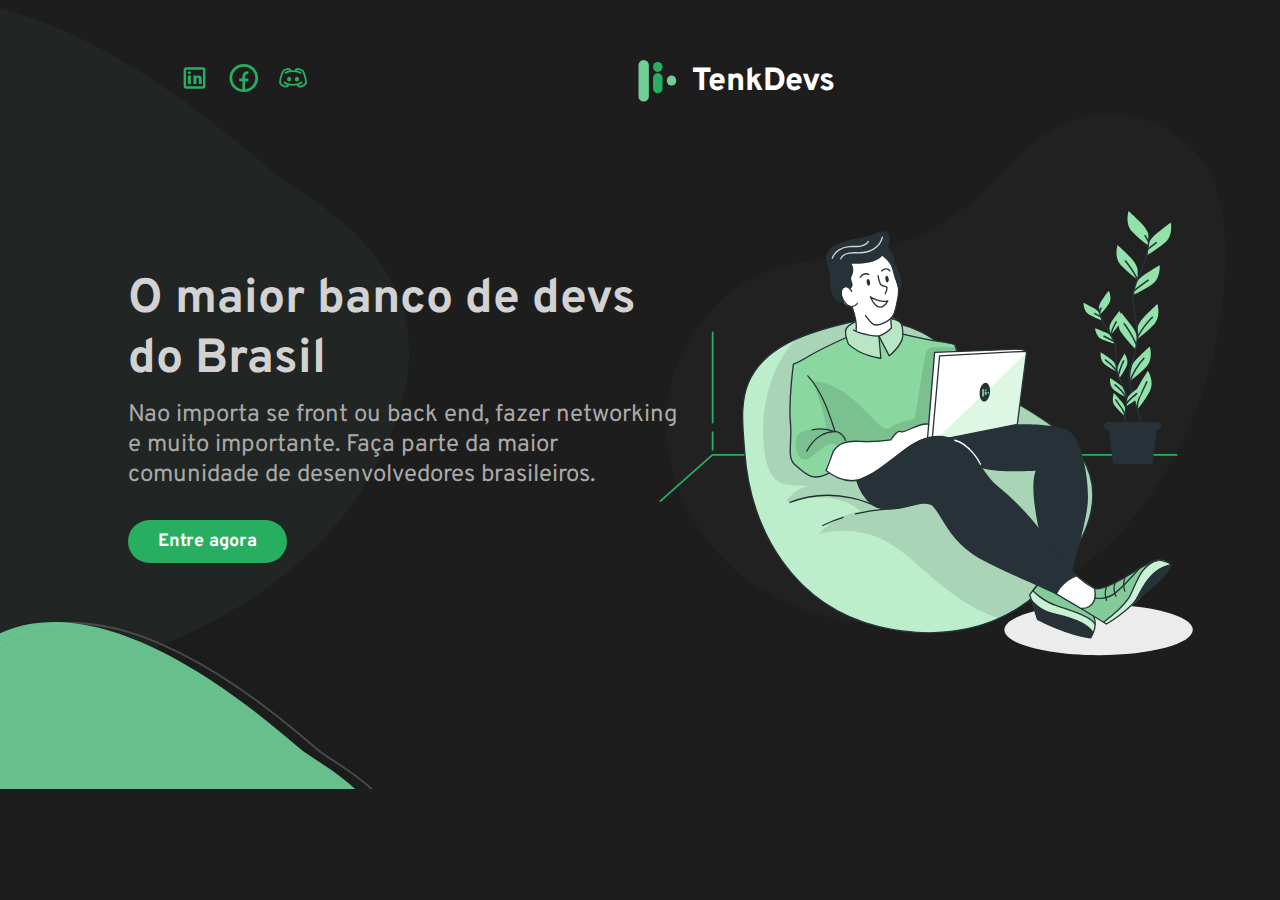
<file: index.html>
<!DOCTYPE html>
<html lang="pt-br">

<head>
  <meta charset="UTF-8">
  <meta http-equiv="X-UA-Compatible" content="IE=edge">
  <meta name="viewport" content="width=device-width, initial-scale=1.0">
  <title>TenkDev</title>
  <link rel="stylesheet" href="assets/styles/index.css">
  <link rel="stylesheet" href="assets/styles/main.css">
  <link rel="shortcut icon" href="assets/img/favicon.ico">
</head>

<body>
  <header class="header">
    <div class="icon-header">
      <img src="assets/img/linkedin.svg" alt="Linkedin">
      <img src="assets/img/facebook.svg" alt="Facebook">
      <img src="assets/img/discord.svg" alt="Discord">
    </div>
    <div class="logo-container">
       <img src="assets/img/LogoTenkdevs.svg" alt="Tenkdevs">
       <a href="/">TenkDevs</a>
    </div>
  </header>

  <main class="main">
   <div class="container">
    <h1>O maior banco de devs do Brasil</h1>
    <p>
      Nao importa se front ou back end, fazer networking e muito importante.
      Faça parte da maior comunidade de desenvolvedores brasileiros.
    </p>
    <a href="pages/tabela.html">Entre agora</a>
   </div>
   <div class="img-cont">

   </div>
  </main> 
</body>

</html>
</file>
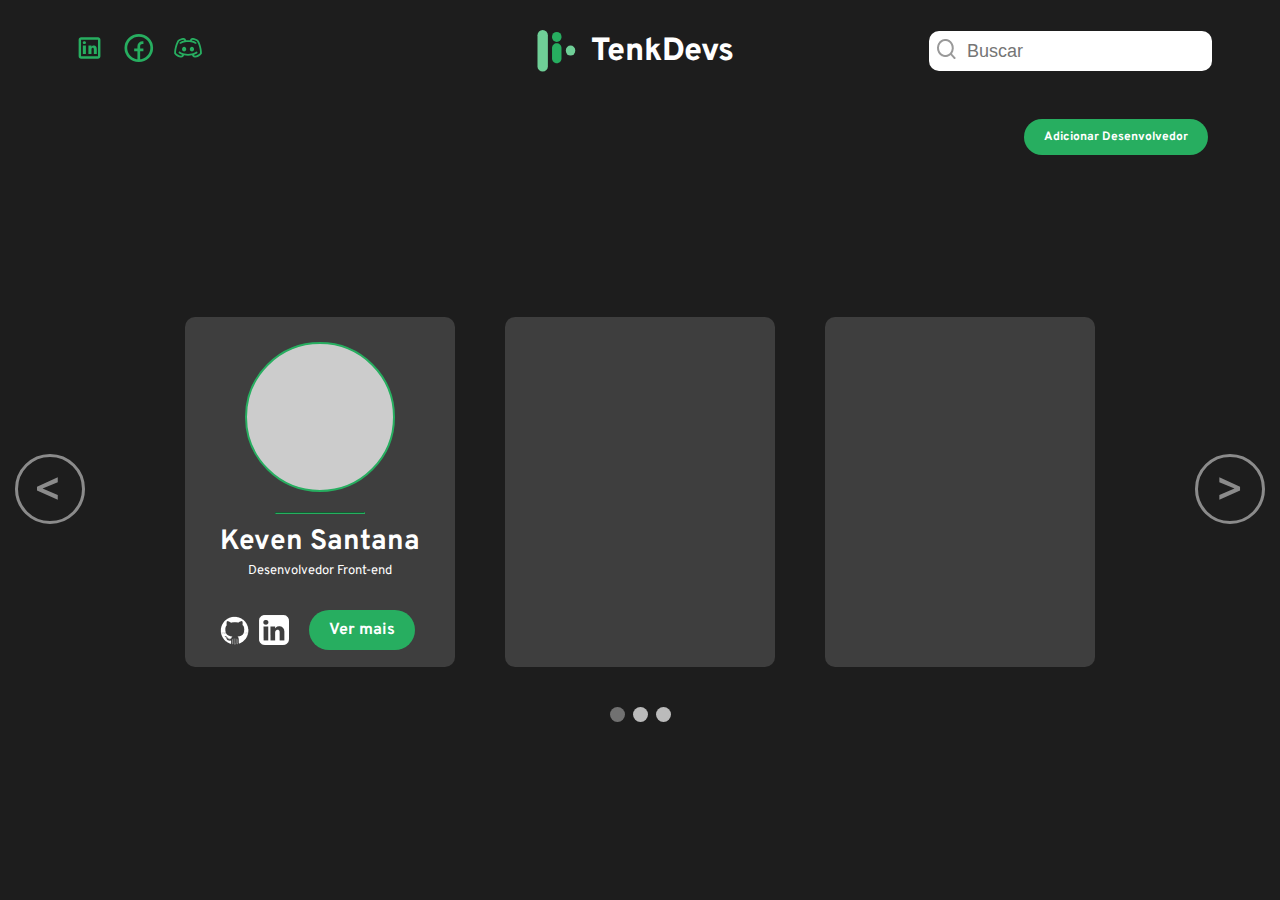
<file: pages/tabela.html>
<!DOCTYPE html>
<html lang="pt-br">

<head>
    <meta charset="UTF-8">
    <meta http-equiv="X-UA-Compatible" content="IE=edge">
    <meta name="viewport" content="width=device-width, initial-scale=1.0">
    <title>Tabela Devs</title>
    <link rel="stylesheet" href="../assets/styles/main.css">
    <link rel="stylesheet" href="../assets/styles/tabela.css">

</head>

<body>
    <header class="header">
        <div class="icon-header">
            <img src="../assets/img/linkedin.svg" alt="Linkedin">
            <img src="../assets/img/facebook.svg" alt="Facebook">
            <img src="../assets/img/discord.svg" alt="Discord">
        </div>
        <div class="logo-container">
            <img src="../assets/img/LogoTenkdevs.svg" alt="Tenkdevs">
            <a href="/">TenkDevs</a>
        </div>

        <div class="pesq-container">
            <div class="icon-pesq"><img src="../assets/img/search.png" alt=""></div>
            <input class="input-one" type="text" placeholder="Buscar">
        </div>
    </header>

    <main class="main">
        <div class="adc">
            <a href="#">Adicionar Desenvolvedor</a>
        </div>

        <section class="car">
            <div class="slideshow-container">
                <div class="mySlides fade">
                    <div class="card">
                        <div class="perfil-fot">

                        </div>
                        <hr>
                        <div class="text">
                            <h1>Keven Santana</h1>
                            <span>Desenvolvedor Front-end</span>
                        </div>
                        <div class="links">
                            <img src="../assets/img/icone github.png" alt="github">
                            <img src="../assets/img/icone linkedin.png" alt="linkedin">
                            <a class="button" href="#">Ver mais</a>
                        </div>
                    </div>
                    <div class="card">

                    </div>
                    <div class="card">

                    </div>
                </div>

                <div class="mySlides fade">
                    <div class="card">

                    </div>
                    <div class="card">

                    </div>
                    <div class="card">

                    </div>
                </div>

                <!-- Next and previous buttons -->
                <a class="prev" onclick="plusSlides(-1)"> <img src="../assets/img/Seta esquerda.svg"></a>
                <a class="next" onclick="plusSlides(1)"> <img src="../assets/img/Seta direita.svg"></a>
            </div>
            <br>

            <!-- The dots/circles -->
            <div style="text-align:center">
                <span class="dot" onclick="currentSlide(1)"></span>
                <span class="dot" onclick="currentSlide(2)"></span>
                <span class="dot" onclick="currentSlide(3)"></span>
            </div>
        </section>


    </main>


    </section>

    <script src="../scripts/scripts.js"></script>
</body>

</html>
</file>
<file: assets/styles/index.css>
.header{
    position: absolute;
    margin-top: 60px;
    width: 1000px;
    display: flex;
    justify-content: space-around;
    align-items: center;
}

.logo-container{
    display: flex;
    align-items: center;

}

.main{
    
    height: 100vh;
    
    position: relative;
    
    background: url("../img/Blobs.svg") no-repeat;
}
 
.img-cont{
    position: absolute;
    width: 660px;
    height: 620px;
    top: 5%;
    left: 48%;
    background: #27AE60;
    background: url("../img/Programador\ main.svg")  no-repeat;
}

.container{
    width: 560px;
    height: 200px;
    position: absolute;
    top: 30%;
    left: 10%;
}

.container h1{
    color: #D2D2D2;
    font-size: 48px;
}

.container p{
    color: #A9A9A9;
    margin-top: 10px;
    margin-bottom: 40px;

    font-size: 24px;

}

.container a{
    background: #27AE60;
    color: white;

    font-weight: 700;
    font-size: 18px;

    text-decoration: none;
    padding: 10px 30px;
    border-radius: 50px;
}
</file>
<file: assets/styles/main.css>
@import url('https://fonts.googleapis.com/css2?family=Inter:wght@400;600&family=Overpass:wght@400;700&display=swap');

*{
    margin: 0;
    padding: 0;
    box-sizing:border-box
}

body{
    background: #1D1D1D;
    font-family: 'Inter', sans-serif;
    font-family: 'Overpass', sans-serif;
}




.icon-header img{
    margin-left: 15px;
    width: 30px;
    height: 30px;
    cursor: pointer;
}

.logo-container a{
    margin-top: 2px;
    margin-left: 15px;
    color: white;
    font-size: 32px;
    font-weight: 800;
    text-decoration: none;
}
</file>
<file: assets/styles/tabela.css>
.header{
    position: absolute;
    margin-top: 30px;
    margin-left: 60px;
    width: 90%;
    display: flex;
    justify-content: space-between;
    align-items: center;
}

.logo-container{
  display: flex;
  align-items: center;
  margin-left: 12%;
}

.pesq-container{
    display: flex;
    align-items: center;
}

.icon-pesq{
    background: white;
    padding: 4px ;

    border-top-left-radius: 10px;
    border-bottom-left-radius: 10px;
}
.icon-pesq img{
    margin-top: 2px;
    margin-left: 2px;
}

.input-one{
    width: 250px;
    height: 40px;
    border-top-right-radius: 10px;
    border-bottom-right-radius: 10px;

    border: none;

    font-size: 18px;
    padding-left: 5px;   
}

input:focus {
    box-shadow: 0 0 0 0;
    outline: 0;
}


/* ================================  */


.adc{
    position: absolute;
    margin-right: 5.6%;
    top: 14%;
    right: 0;
}

.adc a{
    background: #27AE60;
    color: white;

    font-weight: 700;
    font-size: 12px;

    text-decoration: none;
    padding: 10px 20px;
    border-radius: 50px;
}

.car{
    width: 100%;
    position: absolute;
    top: 33%;
}

.slideshow-container {
    width: 100%;
    display: flex;
    align-items: center;
   
}

.mySlides{
    width: 1000px;
    margin: auto;
    padding: 20px;
 }


.card {
  width: 270px;
  height: 350px;
  background: #3e3e3e;
  border-radius: 10px;
  margin: auto;
  padding: 25px;
}

.perfil-fot{
  width: 150px;
  height: 150px;
  background: #ccc;
  margin: auto;
  border-radius: 50%;
  border: 2px solid #27AE60;
}

hr{
  margin: auto;
  margin-top: 20px;
  width: 90px;
  border-color: #27AE60;

}

.text{
  color: white;
  margin-top: 10px;
  text-align: center;
}

.text h1{
  font-size: 28px;
}

.text span{
  font-size: 13px;
}


.links {
  margin-top: 30px;
  display: flex;
  align-items: center;
}

.links img{
  margin-left: 10px;
}

.links a{
  background: #27AE60;
  color: white;


  font-weight: 700;
  font-size: 16px;

  text-decoration: none;
  margin-left: 20px;
  padding: 10px 20px 10px 20px;
  border-radius: 50px;
  
}



.prev, .next {
  cursor: pointer;
  position: absolute;
  padding: 15px;
  transition: 0.6s ease;
  border-radius: 0 3px 3px 0;
  user-select: none;
}

.next {
  right: 0;
  border-radius: 3px 0 0 3px;
}

.prev:hover, .next:hover {
  background-color: rgba(0,0,0,0.8);
}


/* Number text (1/3 etc) */
.numbertext {
  color: #f2f2f2;
  font-size: 12px;
  padding: 8px 12px;
  position: absolute;
  top: 0;
}

/* The dots/bullets/indicators */
.dot {
  cursor: pointer;
  height: 15px;
  width: 15px;
  margin: 0 2px;
  background-color: #bbb;
  border-radius: 50%;
  display: inline-block;
  transition: background-color 0.6s ease;
}

.active, .dot:hover {
  background-color: #717171;
}

/* Fading animation */
.fade {
  -webkit-animation-name: fade;
  -webkit-animation-duration: 1.5s;
  animation-name: fade;
  animation-duration: 1.5s;
}

@-webkit-keyframes fade {
  from {opacity: .4}
  to {opacity: 1}
}

@keyframes fade {
  from {opacity: .4}
  to {opacity: 1}
}
</file>
